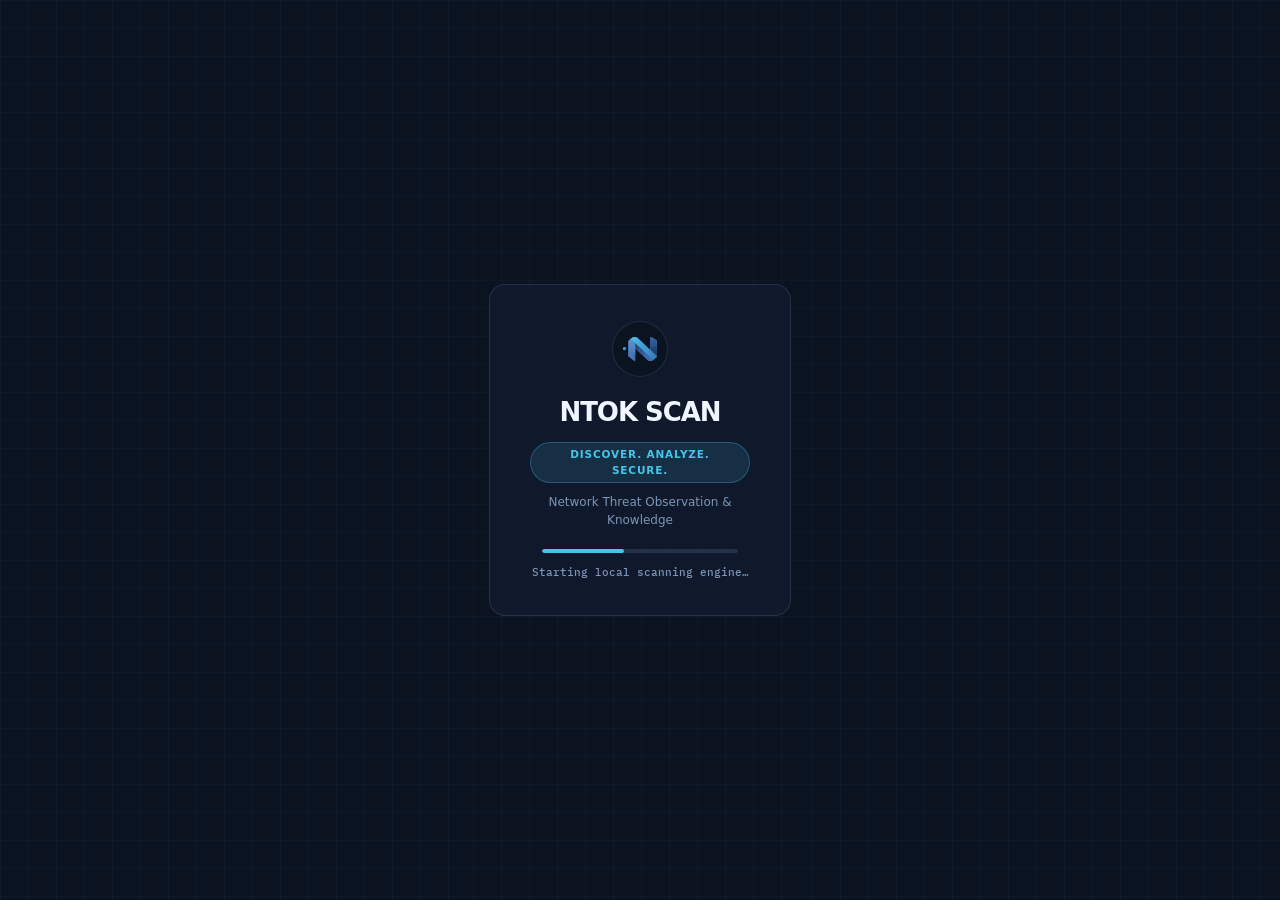
<file: crates/ntok-desktop/frontend/index.html>
<!DOCTYPE html>
<html lang="en">
<head>
  <meta charset="utf-8">
  <meta name="viewport" content="width=device-width, initial-scale=1">
  <title>NTOK SCAN — Discover. Analyze. Secure.</title>
  <style>
    :root {
      color-scheme: dark;
      --obs: #0B1220;
      --obs-elev: #111C30;
      --obs-line: rgba(148, 179, 219, .16);
      --obs-fg: #F0F6FF;
      --obs-muted: #7E95B6;
      --sky: #45C4EC;
      --err: #F28482;
      --err-bg: #2B1315;
      --err-line: #522427;
    }
    @font-face {
      font-family: "Inter";
      src: url("fonts/inter-var.woff2") format("woff2") tech("variations");
      font-weight: 100 900;
      font-style: normal;
      font-display: swap;
    }
    @font-face {
      font-family: "Work Sans";
      src: url("fonts/work-sans-var.woff2") format("woff2") tech("variations");
      font-weight: 100 900;
      font-style: normal;
      font-display: swap;
    }
    @font-face {
      font-family: "IBM Plex Mono";
      src: url("fonts/ibm-plex-mono-500.woff2") format("woff2");
      font-weight: 500;
      font-style: normal;
      font-display: swap;
    }
    *, *::before, *::after { box-sizing: border-box; }
    html, body {
      height: 100%;
      margin: 0;
      background-color: var(--obs);
      background-image:
        linear-gradient(rgba(69, 196, 236, .045) 1px, transparent 1px),
        linear-gradient(90deg, rgba(69, 196, 236, .045) 1px, transparent 1px);
      background-size: 28px 28px;
      color: var(--obs-fg);
      font: 400 13px/1.5 "Work Sans", -apple-system, BlinkMacSystemFont, "Segoe UI", system-ui, sans-serif;
      display: grid;
      place-items: center;
      user-select: none;
    }
    .splash {
      text-align: center;
      padding: 36px 40px;
      border-radius: 16px;
      background: rgba(17, 28, 48, .72);
      border: 1px solid var(--obs-line);
      max-width: 420px;
      width: calc(100% - 32px);
    }
    .mark {
      width: 56px;
      height: 56px;
      margin: 0 auto 16px;
      border-radius: 999px;
      background: var(--obs);
      border: 1px solid var(--obs-line);
      display: grid;
      place-items: center;
      padding: 10px;
    }
    .mark svg { width: 100%; height: auto; display: block; }
    .title {
      font-family: "Inter", -apple-system, BlinkMacSystemFont, "Segoe UI", system-ui, sans-serif;
      font-size: 26px;
      font-weight: 800;
      letter-spacing: -0.04em;
      margin: 0;
    }
    .sub {
      display: inline-block;
      margin-top: 10px;
      padding: 4px 12px;
      border-radius: 999px;
      background: rgba(69, 196, 236, .13);
      border: 1px solid rgba(69, 196, 236, .3);
      color: var(--sky);
      font-size: 10.5px;
      font-weight: 600;
      letter-spacing: .08em;
      text-transform: uppercase;
    }
    .exp { color: var(--obs-muted); font-size: 12px; margin-top: 10px; }
    .bar {
      width: 196px;
      height: 4px;
      border-radius: 999px;
      margin: 20px auto 12px;
      background: rgba(148, 179, 219, .15);
      overflow: hidden;
    }
    .bar i {
      display: block;
      height: 100%;
      width: 42%;
      border-radius: 999px;
      background: var(--sky);
      animation: slide 1.15s cubic-bezier(0.22, 1, 0.36, 1) infinite alternate;
    }
    .status {
      font: 500 11px "IBM Plex Mono", ui-monospace, "Cascadia Mono", SFMono-Regular, Menlo, monospace;
      color: var(--obs-muted);
    }
    .err-box {
      display: none;
      margin-top: 16px;
      padding: 12px 14px;
      border-radius: 12px;
      background: var(--err-bg);
      border: 1px solid var(--err-line);
      color: var(--err);
      font: 500 11.5px/1.5 "IBM Plex Mono", ui-monospace, "Cascadia Mono", SFMono-Regular, Menlo, monospace;
      text-align: left;
      user-select: text;
      word-break: break-word;
    }
    @keyframes slide {
      from { transform: translateX(-12%); }
      to { transform: translateX(150%); }
    }
    @media (prefers-reduced-motion: reduce) {
      .bar i { animation: none; width: 100%; opacity: .65; }
    }
  </style>
</head>
<body>
  <div class="splash" role="status" aria-live="polite">
    <div class="mark" aria-hidden="true">
      <svg xmlns="http://www.w3.org/2000/svg" viewBox="0 0 209 150">
        <defs>
          <linearGradient id="g0" gradientUnits="userSpaceOnUse" x1="20" y1="68" x2="0" y2="67"><stop offset="0" stop-color="#376AB3"/><stop offset="1" stop-color="#45C4EC"/></linearGradient>
          <linearGradient id="g1" gradientUnits="userSpaceOnUse" x1="75" y1="91" x2="47" y2="11"><stop offset="0" stop-color="#4C7CBE"/><stop offset="1" stop-color="#5F95CF"/></linearGradient>
          <linearGradient id="g2" gradientUnits="userSpaceOnUse" x1="73" y1="149" x2="33" y2="92"><stop offset="0" stop-color="#3F6AB2"/><stop offset="1" stop-color="#4C7CBE"/></linearGradient>
          <linearGradient id="g3" gradientUnits="userSpaceOnUse" x1="125" y1="39" x2="48" y2="10"><stop offset="0" stop-color="#409FD5"/><stop offset="1" stop-color="#45C6ED"/></linearGradient>
          <linearGradient id="g4" gradientUnits="userSpaceOnUse" x1="187" y1="98" x2="121" y2="80"><stop offset="0" stop-color="#3B80C1"/><stop offset="1" stop-color="#40A1D6"/></linearGradient>
          <linearGradient id="g5" gradientUnits="userSpaceOnUse" x1="91" y1="52" x2="134" y2="124"><stop offset="0" stop-color="#2A497B"/><stop offset="1" stop-color="#3A63AA"/></linearGradient>
          <linearGradient id="g6" gradientUnits="userSpaceOnUse" x1="130" y1="89" x2="185" y2="142"><stop offset="0" stop-color="#3C67AF"/><stop offset="1" stop-color="#3E69B3"/></linearGradient>
          <linearGradient id="g7" gradientUnits="userSpaceOnUse" x1="76" y1="38" x2="101" y2="94"><stop offset="0" stop-color="#25406B"/><stop offset="1" stop-color="#2E4F86"/></linearGradient>
          <linearGradient id="g8" gradientUnits="userSpaceOnUse" x1="168" y1="51" x2="168" y2="3"><stop offset="0" stop-color="#295087"/><stop offset="1" stop-color="#3566AC"/></linearGradient>
          <linearGradient id="g9" gradientUnits="userSpaceOnUse" x1="208" y1="117" x2="208" y2="50"><stop offset="0" stop-color="#193153"/><stop offset="1" stop-color="#295087"/></linearGradient>
          <linearGradient id="g10" gradientUnits="userSpaceOnUse" x1="207" y1="123" x2="187" y2="140"><stop offset="0" stop-color="#3976BB"/><stop offset="1" stop-color="#3B80C1"/></linearGradient>
        </defs>
        <polygon points="34,23 33,118 70,148 75,147 76,71 160,149 177,148 207,123 208,26 206,20 177,1 171,0 168,3 167,78 84,0 63,0 47,10" fill="#4682B4"/>
        <polygon points="6,61 0,67 0,75 6,81 13,81 18,78 20,68 17,63" fill="url(#g0)"/>
        <polygon points="47,11 33,26 33,91 75,91 75,37" fill="url(#g1)"/>
        <polygon points="33,92 33,118 73,149 75,92" fill="url(#g2)"/>
        <polygon points="48,10 62,1 84,1 125,39 125,81" fill="url(#g3)"/>
        <polygon points="124,40 187,98 186,141 121,80 126,81" fill="url(#g4)"/>
        <polygon points="91,52 102,64 102,95 134,124 134,94" fill="url(#g5)"/>
        <polygon points="130,89 135,94 134,123 159,148 176,148 185,142" fill="url(#g6)"/>
        <polygon points="76,38 76,70 101,94 101,64" fill="url(#g7)"/>
        <polygon points="169,6 185,7 206,21 207,51 168,51 168,3" fill="url(#g8)"/>
        <polygon points="168,52 168,78 208,117 208,50" fill="url(#g9)"/>
        <polygon points="188,99 187,140 207,123 207,117" fill="url(#g10)"/>
      </svg>
    </div>
    <h1 class="title">NTOK SCAN</h1>
    <div class="sub">Discover. Analyze. Secure.</div>
    <div class="exp">Network Threat Observation &amp; Knowledge</div>
    <div class="bar" id="boot-bar"><i></i></div>
    <div class="status" id="boot-status">Starting local scanning engine…</div>
    <div class="err-box" id="boot-error" role="alert"></div>
  </div>
  <script>
    window.__ntokBootError = function (msg) {
      var bar = document.getElementById("boot-bar");
      var st = document.getElementById("boot-status");
      var box = document.getElementById("boot-error");
      if (bar) bar.style.display = "none";
      if (st) st.textContent = "Engine failed to start";
      if (box) { box.textContent = msg; box.style.display = "block"; }
    };
  </script>
</body>
</html>
</file>
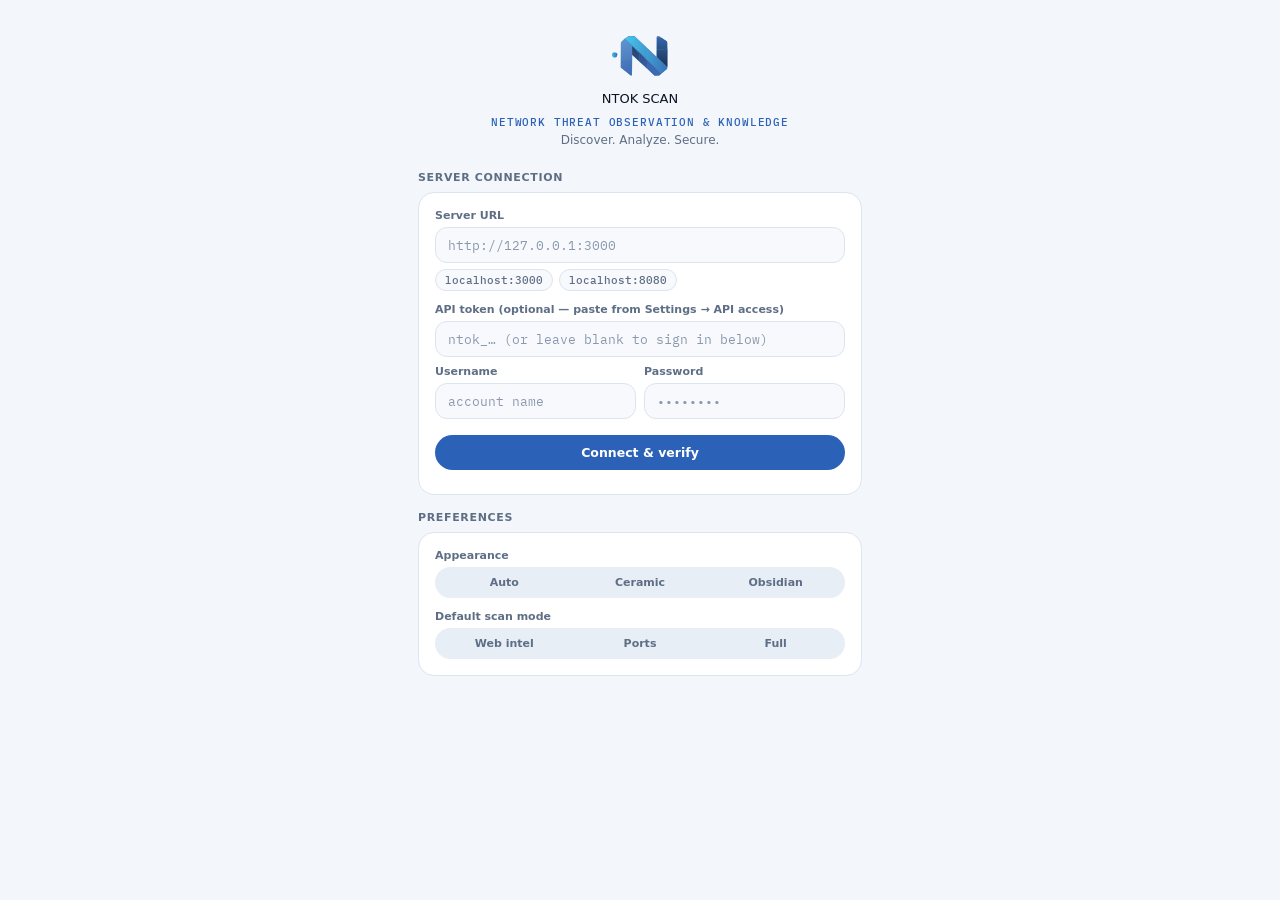
<file: crates/ntok-extension/options.html>
<!DOCTYPE html>
<html lang="en">
<head>
  <meta charset="utf-8">
  <title>NTOK SCAN — Extension Settings</title>
  <link rel="stylesheet" href="theme.css">
  <style>
    .shell { max-width: 480px; margin: 36px auto 56px; padding: 0 18px; }
    .brand { text-align: center; margin-bottom: 22px; }
    .brand svg { height: 40px; width: auto; display: inline-block; margin-bottom: 8px; }
    .brand h1 { font: 400 28px/1.1 var(--serif); margin: 0; color: var(--ink); }
    .brand .exp { font: 500 10.5px var(--mono); letter-spacing: .08em; text-transform: uppercase; color: var(--accent); margin-top: 6px; }
    .brand .sub { font-size: 12px; color: var(--muted); margin-top: 3px; }
    .sec { margin-top: 16px; }
    .sec-t { font: 600 11px var(--sans); letter-spacing: .06em; text-transform: uppercase; color: var(--muted); margin: 0 0 8px; }
    .row { display: flex; gap: 8px; align-items: center; }
    .presets { display: flex; gap: 6px; margin-top: 6px; flex-wrap: wrap; }
    .preset {
      appearance: none; border: 1px solid var(--line); background: var(--field);
      color: var(--muted); border-radius: 999px; padding: 3px 9px;
      font: 500 10.5px var(--mono); cursor: pointer;
    }
    .preset:hover { border-color: var(--accent); color: var(--accent); }
    .connected-bar { display: flex; align-items: center; justify-content: space-between; gap: 10px; flex-wrap: wrap; }
  </style>
</head>
<body>
  <div class="accent-bar"></div>
  <div class="shell">
    <div class="brand">
      <svg xmlns="http://www.w3.org/2000/svg" viewBox="0 0 209 150" aria-hidden="true">
        <defs>
          <linearGradient id="g0" gradientUnits="userSpaceOnUse" x1="20" y1="68" x2="0" y2="67"><stop offset="0" stop-color="#376AB3"/><stop offset="1" stop-color="#45C4EC"/></linearGradient>
          <linearGradient id="g1" gradientUnits="userSpaceOnUse" x1="75" y1="91" x2="47" y2="11"><stop offset="0" stop-color="#4C7CBE"/><stop offset="1" stop-color="#5F95CF"/></linearGradient>
          <linearGradient id="g2" gradientUnits="userSpaceOnUse" x1="73" y1="149" x2="33" y2="92"><stop offset="0" stop-color="#3F6AB2"/><stop offset="1" stop-color="#4C7CBE"/></linearGradient>
          <linearGradient id="g3" gradientUnits="userSpaceOnUse" x1="125" y1="39" x2="48" y2="10"><stop offset="0" stop-color="#409FD5"/><stop offset="1" stop-color="#45C6ED"/></linearGradient>
          <linearGradient id="g4" gradientUnits="userSpaceOnUse" x1="187" y1="98" x2="121" y2="80"><stop offset="0" stop-color="#3B80C1"/><stop offset="1" stop-color="#40A1D6"/></linearGradient>
          <linearGradient id="g5" gradientUnits="userSpaceOnUse" x1="91" y1="52" x2="134" y2="124"><stop offset="0" stop-color="#2A497B"/><stop offset="1" stop-color="#3A63AA"/></linearGradient>
          <linearGradient id="g6" gradientUnits="userSpaceOnUse" x1="130" y1="89" x2="185" y2="142"><stop offset="0" stop-color="#3C67AF"/><stop offset="1" stop-color="#3E69B3"/></linearGradient>
          <linearGradient id="g7" gradientUnits="userSpaceOnUse" x1="76" y1="38" x2="101" y2="94"><stop offset="0" stop-color="#25406B"/><stop offset="1" stop-color="#2E4F86"/></linearGradient>
          <linearGradient id="g8" gradientUnits="userSpaceOnUse" x1="168" y1="51" x2="168" y2="3"><stop offset="0" stop-color="#295087"/><stop offset="1" stop-color="#3566AC"/></linearGradient>
          <linearGradient id="g9" gradientUnits="userSpaceOnUse" x1="208" y1="117" x2="208" y2="50"><stop offset="0" stop-color="#193153"/><stop offset="1" stop-color="#295087"/></linearGradient>
          <linearGradient id="g10" gradientUnits="userSpaceOnUse" x1="207" y1="123" x2="187" y2="140"><stop offset="0" stop-color="#3976BB"/><stop offset="1" stop-color="#3B80C1"/></linearGradient>
        </defs>
        <polygon points="34,23 33,118 70,148 75,147 76,71 160,149 177,148 207,123 208,26 206,20 177,1 171,0 168,3 167,78 84,0 63,0 47,10" fill="#4682B4"/>
        <polygon points="6,61 0,67 0,75 6,81 13,81 18,78 20,68 17,63" fill="url(#g0)"/>
        <polygon points="47,11 33,26 33,91 75,91 75,37" fill="url(#g1)"/>
        <polygon points="33,92 33,118 73,149 75,92" fill="url(#g2)"/>
        <polygon points="48,10 62,1 84,1 125,39 125,81" fill="url(#g3)"/>
        <polygon points="124,40 187,98 186,141 121,80 126,81" fill="url(#g4)"/>
        <polygon points="91,52 102,64 102,95 134,124 134,94" fill="url(#g5)"/>
        <polygon points="130,89 135,94 134,123 159,148 176,148 185,142" fill="url(#g6)"/>
        <polygon points="76,38 76,70 101,94 101,64" fill="url(#g7)"/>
        <polygon points="169,6 185,7 206,21 207,51 168,51 168,3" fill="url(#g8)"/>
        <polygon points="168,52 168,78 208,117 208,50" fill="url(#g9)"/>
        <polygon points="188,99 187,140 207,123 207,117" fill="url(#g10)"/>
      </svg>
      <h1>NTOK SCAN</h1>
      <div class="exp">Network Threat Observation &amp; Knowledge</div>
      <div class="sub">Discover. Analyze. Secure.</div>
    </div>

    <div id="connected" class="card sec" hidden>
      <div class="connected-bar">
        <div>
          <span class="pill ok">Connected</span>
          <span class="mono" style="margin-left:8px;font-weight:600" id="who"></span>
        </div>
        <div class="row">
          <a id="console" class="btn sm ghost" href="#" target="_blank" rel="noopener">Open console</a>
          <button class="btn sm danger" id="disconnect" type="button">Disconnect</button>
        </div>
      </div>
    </div>

    <div class="sec">
      <p class="sec-t">Server connection</p>
      <form id="connect" class="card">
        <label class="lbl" for="server">Server URL</label>
        <input class="txt" id="server" placeholder="http://127.0.0.1:3000" required>
        <div class="presets">
          <button type="button" class="preset" data-url="http://127.0.0.1:3000">localhost:3000</button>
          <button type="button" class="preset" data-url="http://127.0.0.1:8080">localhost:8080</button>
        </div>

        <label class="lbl" for="token">API token (optional — paste from Settings &rarr; API access)</label>
        <input class="txt" id="token" type="password" placeholder="ntok_… (or leave blank to sign in below)">

        <div class="row" style="margin-top:8px">
          <div style="flex:1">
            <label class="lbl" for="name">Username</label>
            <input class="txt" id="name" autocomplete="username" placeholder="account name">
          </div>
          <div style="flex:1">
            <label class="lbl" for="password">Password</label>
            <input class="txt" id="password" type="password" autocomplete="current-password" placeholder="••••••••">
          </div>
        </div>

        <button class="btn" type="submit" style="margin-top:16px">Connect &amp; verify</button>
        <div id="status" class="msg"></div>
      </form>
    </div>

    <div class="sec">
      <p class="sec-t">Preferences</p>
      <div class="card">
        <label class="lbl">Appearance</label>
        <div class="seg" id="theme-seg">
          <label><input type="radio" name="theme" value="auto"><span>Auto</span></label>
          <label><input type="radio" name="theme" value="paper"><span>Ceramic</span></label>
          <label><input type="radio" name="theme" value="night"><span>Obsidian</span></label>
        </div>

        <label class="lbl">Default scan mode</label>
        <div class="seg" id="mode-seg">
          <label><input type="radio" name="defaultMode" value="web"><span>Web intel</span></label>
          <label><input type="radio" name="defaultMode" value="net"><span>Ports</span></label>
          <label><input type="radio" name="defaultMode" value="full"><span>Full</span></label>
        </div>
      </div>
    </div>
  </div>
  <script src="api.js"></script>
  <script src="options.js"></script>
</body>
</html>
</file>
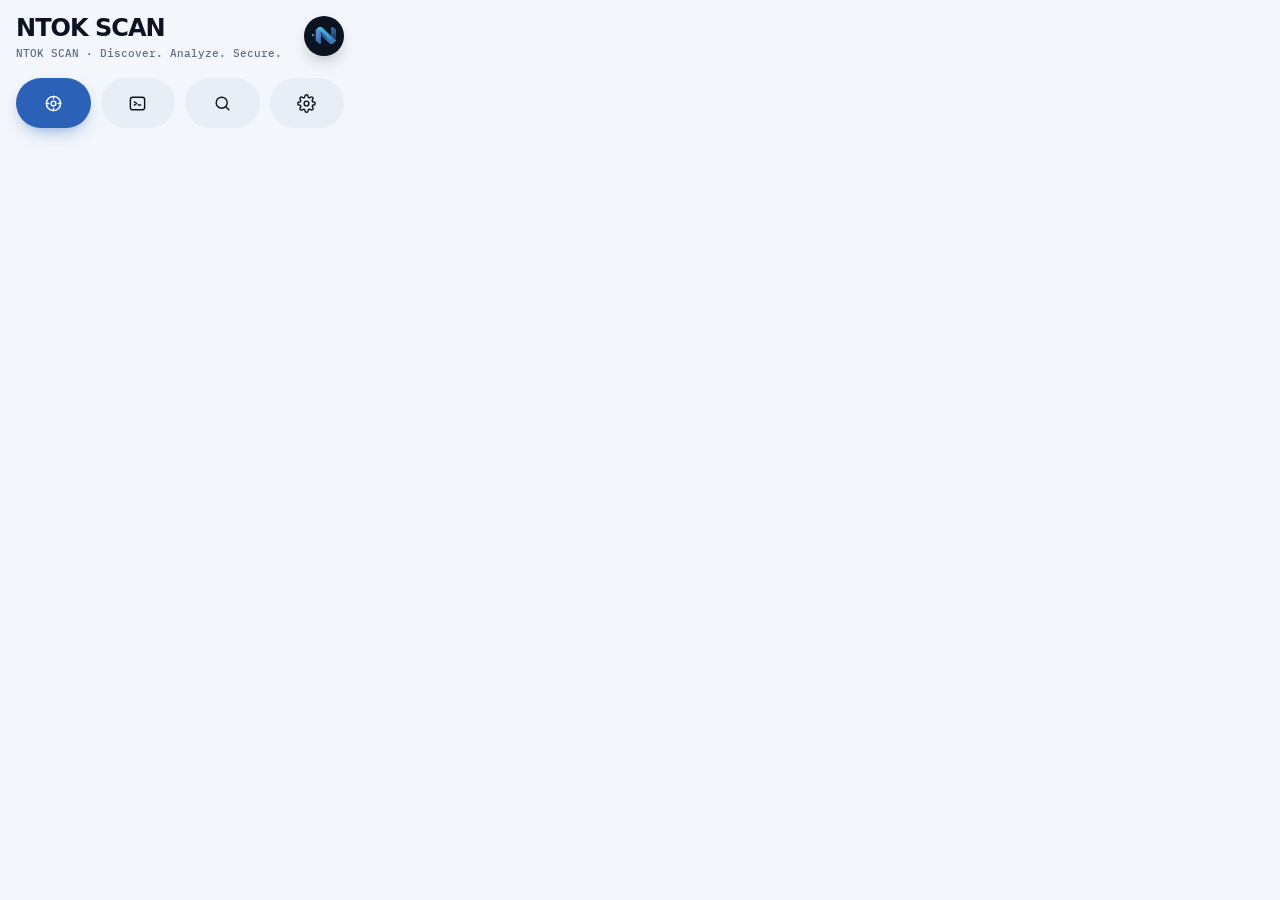
<file: crates/ntok-extension/popup.html>
<!DOCTYPE html>
<html lang="en">
<head>
  <meta charset="utf-8">
  <title>NTOK SCAN</title>
  <link rel="stylesheet" href="theme.css">
  <style>
    body { width: 360px; padding: 16px; }
    .hero-top {
      display: flex; align-items: flex-start; justify-content: space-between; gap: 12px;
      margin-bottom: 14px;
    }
    .hero-title {
      font: 700 24px/1.05 var(--display);
      letter-spacing: -0.04em;
      color: var(--ink);
      margin: 0;
      overflow-wrap: anywhere;
    }
    .hero-sub {
      font: 500 11px var(--mono);
      color: var(--muted);
      margin-top: 5px;
    }
    .avatar-mark {
      width: 40px; height: 40px; border-radius: var(--r-pill);
      background: var(--obs); display: grid; place-items: center;
      padding: 8px; flex: none;
      box-shadow: 0 8px 20px -10px rgba(7, 14, 28, .65);
    }
    .avatar-mark svg { width: 100%; height: auto; display: block; }

    /* Obsidian Telemetry Card (Pilo dark map widget) */
    .obs-map {
      position: relative;
      background-color: var(--obs);
      background-image:
        linear-gradient(rgba(69, 196, 236, .06) 1px, transparent 1px),
        linear-gradient(90deg, rgba(69, 196, 236, .06) 1px, transparent 1px);
      background-size: 22px 22px;
      border: 1px solid var(--obs-line);
      border-radius: var(--r-lg);
      padding: 15px;
      color: var(--obs-fg);
      margin-bottom: 12px;
      box-shadow: 0 14px 32px -18px rgba(7, 14, 28, .75);
    }
    .obs-top {
      display: flex; align-items: center; justify-content: space-between; gap: 8px;
      margin-bottom: 10px;
    }
    .obs-status {
      display: inline-flex; align-items: center; gap: 6px;
      font: 600 10.5px var(--mono); color: var(--obs-fg);
    }
    .obs-foot {
      display: flex; align-items: center; justify-content: space-between; gap: 8px;
      margin-top: 12px;
    }
    .white-pill {
      appearance: none; border: 0; border-radius: var(--r-pill);
      padding: 7px 14px; background: #FFFFFF; color: #0B1220;
      font: 700 11.5px var(--sans); cursor: pointer;
      transition: transform .14s var(--ease), background .14s var(--ease);
    }
    .white-pill:hover { background: #EBF4FF; transform: translateY(-1px); }

    /* Full-width Blue Pill CTA with trailing circular arrow (Pilo "Book a ride") */
    .cta-pill {
      appearance: none; width: 100%; border: 0; border-radius: var(--r-pill);
      padding: 8px 8px 8px 18px; background: var(--cta-grad); color: #FFFFFF;
      display: flex; align-items: center; justify-content: space-between; gap: 10px;
      cursor: pointer; text-align: left;
      box-shadow: 0 12px 24px -12px rgba(37, 86, 166, .70);
      transition: transform .18s var(--ease), filter .16s var(--ease);
    }
    .cta-pill:hover:not(:disabled) { transform: translateY(-1px); filter: brightness(1.04); }
    .cta-pill:active:not(:disabled) { transform: scale(0.98); }
    .cta-pill:disabled { opacity: .5; cursor: default; }
    .cta-t { font: 700 14.5px var(--display); letter-spacing: -0.02em; display: block; color: #FFFFFF; }
    .cta-s { font: 400 11px var(--sans); color: rgba(255, 255, 255, .82); display: block; margin-top: 1px; }
    .cta-arr {
      width: 38px; height: 38px; border-radius: var(--r-pill);
      background: var(--obs); color: #FFFFFF; display: grid; place-items: center;
      font: 600 16px/1 var(--sans); flex: none;
    }

    /* 2-tile Pilo Bento Row */
    .bento-2 { display: grid; grid-template-columns: 1fr 1fr; gap: 10px; margin-top: 12px; }
    .tile-soft {
      background: var(--ceramic); border-radius: var(--r-lg); padding: 14px 16px;
    }
    .tile-soft .v { font: 700 24px/1 var(--display); letter-spacing: -0.04em; color: var(--ink); }
    .tile-soft .k { font: 500 11px var(--sans); color: var(--muted); margin-top: 5px; }
    .tile-dark {
      background: var(--obs); border: 1px solid var(--obs-line);
      border-radius: var(--r-lg); padding: 14px 16px;
    }
    .tile-dark .v { font: 700 24px/1 var(--display); letter-spacing: -0.04em; color: var(--accent-sky); }
    .tile-dark .k { font: 500 11px var(--obs-muted); margin-top: 5px; }

    /* Circular 4-Button Bottom Dock (Pilo bottom circles) */
    .dock {
      display: grid; grid-template-columns: repeat(4, 1fr); gap: 10px;
      margin-top: 14px; padding-top: 4px;
    }
    .dock-btn {
      appearance: none; border: 0; height: 50px; border-radius: var(--r-pill);
      background: var(--ceramic); color: var(--ink);
      display: grid; place-items: center; cursor: pointer;
      transition: background .16s var(--ease), transform .14s var(--ease), color .16s var(--ease);
    }
    .dock-btn:hover { background: var(--ceramic-hov); transform: translateY(-1px); }
    .dock-btn.active { background: var(--accent); color: #FFFFFF; box-shadow: 0 8px 18px -8px rgba(43, 98, 184, .65); }
    .dock-btn svg { width: 19px; height: 19px; stroke: currentColor; fill: none; stroke-width: 1.8; stroke-linecap: round; stroke-linejoin: round; }
  </style>
</head>
<body>
  <div class="hero-top">
    <div>
      <h1 class="hero-title" id="host-heading">NTOK SCAN</h1>
      <div class="hero-sub">NTOK SCAN · Discover. Analyze. Secure.</div>
    </div>
    <div class="avatar-mark" title="Network Threat Observation &amp; Knowledge">
      <svg xmlns="http://www.w3.org/2000/svg" viewBox="0 0 209 150" aria-hidden="true">
        <defs>
          <linearGradient id="g0" gradientUnits="userSpaceOnUse" x1="20" y1="68" x2="0" y2="67"><stop offset="0" stop-color="#376AB3"/><stop offset="1" stop-color="#45C4EC"/></linearGradient>
          <linearGradient id="g1" gradientUnits="userSpaceOnUse" x1="75" y1="91" x2="47" y2="11"><stop offset="0" stop-color="#4C7CBE"/><stop offset="1" stop-color="#5F95CF"/></linearGradient>
          <linearGradient id="g2" gradientUnits="userSpaceOnUse" x1="73" y1="149" x2="33" y2="92"><stop offset="0" stop-color="#3F6AB2"/><stop offset="1" stop-color="#4C7CBE"/></linearGradient>
          <linearGradient id="g3" gradientUnits="userSpaceOnUse" x1="125" y1="39" x2="48" y2="10"><stop offset="0" stop-color="#409FD5"/><stop offset="1" stop-color="#45C6ED"/></linearGradient>
          <linearGradient id="g4" gradientUnits="userSpaceOnUse" x1="187" y1="98" x2="121" y2="80"><stop offset="0" stop-color="#3B80C1"/><stop offset="1" stop-color="#40A1D6"/></linearGradient>
          <linearGradient id="g5" gradientUnits="userSpaceOnUse" x1="91" y1="52" x2="134" y2="124"><stop offset="0" stop-color="#2A497B"/><stop offset="1" stop-color="#3A63AA"/></linearGradient>
          <linearGradient id="g6" gradientUnits="userSpaceOnUse" x1="130" y1="89" x2="185" y2="142"><stop offset="0" stop-color="#3C67AF"/><stop offset="1" stop-color="#3E69B3"/></linearGradient>
          <linearGradient id="g7" gradientUnits="userSpaceOnUse" x1="76" y1="38" x2="101" y2="94"><stop offset="0" stop-color="#25406B"/><stop offset="1" stop-color="#2E4F86"/></linearGradient>
          <linearGradient id="g8" gradientUnits="userSpaceOnUse" x1="168" y1="51" x2="168" y2="3"><stop offset="0" stop-color="#295087"/><stop offset="1" stop-color="#3566AC"/></linearGradient>
          <linearGradient id="g9" gradientUnits="userSpaceOnUse" x1="208" y1="117" x2="208" y2="50"><stop offset="0" stop-color="#193153"/><stop offset="1" stop-color="#295087"/></linearGradient>
          <linearGradient id="g10" gradientUnits="userSpaceOnUse" x1="207" y1="123" x2="187" y2="140"><stop offset="0" stop-color="#3976BB"/><stop offset="1" stop-color="#3B80C1"/></linearGradient>
        </defs>
        <polygon points="34,23 33,118 70,148 75,147 76,71 160,149 177,148 207,123 208,26 206,20 177,1 171,0 168,3 167,78 84,0 63,0 47,10" fill="#4682B4"/>
        <polygon points="6,61 0,67 0,75 6,81 13,81 18,78 20,68 17,63" fill="url(#g0)"/>
        <polygon points="47,11 33,26 33,91 75,91 75,37" fill="url(#g1)"/>
        <polygon points="33,92 33,118 73,149 75,92" fill="url(#g2)"/>
        <polygon points="48,10 62,1 84,1 125,39 125,81" fill="url(#g3)"/>
        <polygon points="124,40 187,98 186,141 121,80 126,81" fill="url(#g4)"/>
        <polygon points="91,52 102,64 102,95 134,124 134,94" fill="url(#g5)"/>
        <polygon points="130,89 135,94 134,123 159,148 176,148 185,142" fill="url(#g6)"/>
        <polygon points="76,38 76,70 101,94 101,64" fill="url(#g7)"/>
        <polygon points="169,6 185,7 206,21 207,51 168,51 168,3" fill="url(#g8)"/>
        <polygon points="168,52 168,78 208,117 208,50" fill="url(#g9)"/>
        <polygon points="188,99 187,140 207,123 207,117" fill="url(#g10)"/>
      </svg>
    </div>
  </div>

  <div id="main"></div>

  <nav class="dock" aria-label="Quick navigation">
    <button type="button" class="dock-btn active" id="dock-home" title="Quick Scan">
      <svg viewBox="0 0 24 24"><circle cx="12" cy="12" r="9"/><circle cx="12" cy="12" r="3"/><path d="M12 3v3M12 18v3M3 12h3M18 12h3"/></svg>
    </button>
    <button type="button" class="dock-btn" id="open-console" title="Open Web Console">
      <svg viewBox="0 0 24 24"><rect x="3" y="4" width="18" height="16" rx="3"/><path d="M8 10l3 2-3 2M13 14h3"/></svg>
    </button>
    <button type="button" class="dock-btn" id="open-index" title="Search Knowledge Index">
      <svg viewBox="0 0 24 24"><circle cx="11" cy="11" r="7"/><path d="M20 20l-3.5-3.5"/></svg>
    </button>
    <button type="button" class="dock-btn" id="open-options" title="Extension Settings">
      <svg viewBox="0 0 24 24"><circle cx="12" cy="12" r="3"/><path d="M19.4 15a1.65 1.65 0 0 0 .33 1.82l.06.06a2 2 0 1 1-2.83 2.83l-.06-.06a1.65 1.65 0 0 0-1.82-.33 1.65 1.65 0 0 0-1 1.51V21a2 2 0 1 1-4 0v-.09a1.65 1.65 0 0 0-1-1.51 1.65 1.65 0 0 0-1.82.33l-.06.06a2 2 0 1 1-2.83-2.83l.06-.06a1.65 1.65 0 0 0 .33-1.82 1.65 1.65 0 0 0-1.51-1H3a2 2 0 1 1 0-4h.09a1.65 1.65 0 0 0 1.51-1 1.65 1.65 0 0 0-.33-1.82l-.06-.06a2 2 0 1 1 2.83-2.83l.06.06a1.65 1.65 0 0 0 1.82.33h.08a1.65 1.65 0 0 0 1-1.51V3a2 2 0 1 1 4 0v.09a1.65 1.65 0 0 0 1 1.51 1.65 1.65 0 0 0 1.82-.33l.06-.06a2 2 0 1 1 2.83 2.83l-.06.06a1.65 1.65 0 0 0-.33 1.82v.08a1.65 1.65 0 0 0 1.51 1H21a2 2 0 1 1 0 4h-.09a1.65 1.65 0 0 0-1.51 1z"/></svg>
    </button>
  </nav>

  <script src="api.js"></script>
  <script src="popup.js"></script>
</body>
</html>
</file>
<file: crates/ntok-extension/theme.css>
/* NTOK SCAN Browser Extension — DESIGN.md v10 Blue Ceramic + Obsidian Bento (restraint) */

/* Bundled OFL fonts (fonts/ in this directory) — no remote fetch. */
@font-face {
  font-family: "Inter";
  src: url("fonts/inter-var.woff2") format("woff2") tech("variations");
  font-weight: 100 900;
  font-style: normal;
  font-display: swap;
}
@font-face {
  font-family: "Work Sans";
  src: url("fonts/work-sans-var.woff2") format("woff2") tech("variations");
  font-weight: 100 900;
  font-style: normal;
  font-display: swap;
}
@font-face {
  font-family: "IBM Plex Mono";
  src: url("fonts/ibm-plex-mono-400.woff2") format("woff2");
  font-weight: 400;
  font-style: normal;
  font-display: swap;
}
@font-face {
  font-family: "IBM Plex Mono";
  src: url("fonts/ibm-plex-mono-500.woff2") format("woff2");
  font-weight: 500;
  font-style: normal;
  font-display: swap;
}
@font-face {
  font-family: "IBM Plex Mono";
  src: url("fonts/ibm-plex-mono-600.woff2") format("woff2");
  font-weight: 600;
  font-style: normal;
  font-display: swap;
}

:root {
  color-scheme: light;
  --bg:           #F3F6FA;
  --surface:      #FFFFFF;
  --ceramic:      #E8EEF6;
  --ceramic-hov:  #DCE5F2;
  --field:        #F7F9FC;
  --line:         #DCE4F0;
  --line-soft:    #E8EEF6;
  --ink:          #0C1424;
  --fg:           #1E293B;
  --muted:        #5E6E85;
  --faint:        #8B99AE;
  --obs:          #0B1220;
  --obs-line:     rgba(148, 179, 219, .16);
  --obs-fg:       #DCE8F8;
  --obs-muted:    #7E95B6;
  --accent:       #2B62B8;
  --accent-deep:  #1B417C;
  --accent-sky:   #45C4EC;
  --accent-soft:  #E4EFFB;
  --on-accent:    #FFFFFF;
  --ok:           #1F8A5B; --ok-bg:   #E4F6EE; --ok-line:   #B9E6D2;
  --warn:         #9A6E10; --warn-bg: #FCF1D6; --warn-line: #EED8A1;
  --err:          #B93838; --err-bg:  #FDEAEA; --err-line:  #F5C2C2;
  --display:      "Inter", -apple-system, BlinkMacSystemFont, "Segoe UI", "Helvetica Neue", system-ui, sans-serif;
  --sans:         "Work Sans", -apple-system, BlinkMacSystemFont, "Segoe UI", "Helvetica Neue", system-ui, sans-serif;
  --mono:         ui-monospace, "IBM Plex Mono", "Cascadia Mono", SFMono-Regular, Menlo, monospace;
  --r-md:         12px;
  --r-lg:         16px;
  --r-pill:       999px;
  --ease:         cubic-bezier(0.22, 1, 0.36, 1);
}

@media (prefers-color-scheme: dark) {
  :root:not([data-theme="paper"]) {
    color-scheme: dark;
    --bg:           #060A12;
    --surface:      #0D1524;
    --ceramic:      #131F35;
    --ceramic-hov:  #1B2B47;
    --field:        #0A101C;
    --line:         #1C2B45;
    --line-soft:    #152136;
    --ink:          #F0F6FF;
    --fg:           #C8D7EC;
    --muted:        #7E95B5;
    --faint:        #4E6484;
    --obs:          #080E1A;
    --obs-line:     rgba(69, 196, 236, .18);
    --accent:       #45C4EC;
    --accent-deep:  #2A89C4;
    --accent-soft:  rgba(69, 196, 236, .14);
    --on-accent:    #04131C;
    --ok:           #4ADE9B; --ok-bg:   #0D261C; --ok-line:   #1F523D;
    --warn:         #E5BE5E; --warn-bg: #261E0A; --warn-line: #493914;
    --err:          #F28482; --err-bg:  #2B1315; --err-line:  #522427;
  }
}

[data-theme="night"] {
  color-scheme: dark;
  --bg:           #060A12;
  --surface:      #0D1524;
  --ceramic:      #131F35;
  --ceramic-hov:  #1B2B47;
  --field:        #0A101C;
  --line:         #1C2B45;
  --line-soft:    #152136;
  --ink:          #F0F6FF;
  --fg:           #C8D7EC;
  --muted:        #7E95B5;
  --faint:        #4E6484;
  --obs:          #080E1A;
  --obs-line:     rgba(69, 196, 236, .18);
  --accent:       #45C4EC;
  --accent-deep:  #2A89C4;
  --accent-soft:  rgba(69, 196, 236, .14);
  --on-accent:    #04131C;
  --ok:           #4ADE9B; --ok-bg:   #0D261C; --ok-line:   #1F523D;
  --warn:         #E5BE5E; --warn-bg: #261E0A; --warn-line: #493914;
  --err:          #F28482; --err-bg:  #2B1315; --err-line:  #522427;
}

* { box-sizing: border-box; }
body {
  margin: 0;
  background: var(--bg);
  color: var(--fg);
  font: 400 13px/1.45 var(--sans);
  -webkit-font-smoothing: antialiased;
}
a { color: var(--accent); text-decoration: none; }
a:hover { text-decoration: underline; }
:focus-visible { outline: 2px solid var(--accent); outline-offset: 2px; }

.card {
  background: var(--surface);
  border: 1px solid var(--line);
  border-radius: var(--r-lg);
  padding: 16px;
}

.lbl {
  display: block;
  font: 600 11px var(--sans);
  color: var(--muted);
  margin: 12px 0 5px;
}
.lbl:first-child { margin-top: 0; }

.txt, select.txt {
  width: 100%;
  background: var(--field);
  border: 1.5px solid var(--line);
  border-radius: var(--r-md);
  color: var(--ink);
  padding: 9px 12px;
  font: 500 12.5px var(--mono);
  transition: border-color .14s var(--ease), box-shadow .14s var(--ease);
}
.txt:focus { outline: none; border-color: var(--accent); box-shadow: 0 0 0 3px var(--accent-soft); }
.txt::placeholder { color: var(--faint); font-weight: 400; }

.btn {
  appearance: none;
  display: inline-flex;
  align-items: center;
  justify-content: center;
  gap: 6px;
  width: 100%;
  border: 0;
  border-radius: var(--r-pill);
  padding: 10px 16px;
  font: 600 12.5px var(--sans);
  cursor: pointer;
  background: var(--accent);
  color: var(--on-accent);
  transition: background .15s var(--ease), transform .1s var(--ease);
}
.btn:hover:not(:disabled) { background: var(--accent-deep); }
.btn:active:not(:disabled) { transform: scale(0.97); }
.btn:disabled { opacity: .48; cursor: default; }
.btn.ghost { background: var(--ceramic); color: var(--ink); }
.btn.ghost:hover:not(:disabled) { background: var(--ceramic-hov); color: var(--accent); }
.btn.danger { background: var(--err-bg); color: var(--err); }
.btn.sm { width: auto; padding: 6px 12px; font-size: 11.5px; }

.seg {
  display: flex;
  padding: 3px;
  gap: 3px;
  border-radius: var(--r-pill);
  background: var(--ceramic);
}
.seg label { flex: 1; position: relative; cursor: pointer; }
.seg input { position: absolute; inset: 0; opacity: 0; cursor: pointer; }
.seg span {
  display: block;
  text-align: center;
  padding: 6px 4px;
  border-radius: var(--r-pill);
  font: 600 11px var(--sans);
  color: var(--muted);
  transition: background .14s var(--ease), color .14s var(--ease);
}
.seg input:checked + span {
  background: var(--surface);
  color: var(--accent);
}

.pill {
  display: inline-flex;
  align-items: center;
  gap: 5px;
  padding: 3px 9px;
  border-radius: var(--r-pill);
  background: var(--ceramic);
  font: 600 10.5px var(--mono);
  color: var(--muted);
}
.pill.ok   { color: var(--ok); background: var(--ok-bg); }
.pill.warn { color: var(--warn); background: var(--warn-bg); }
.pill.err  { color: var(--err); background: var(--err-bg); }
.pill.sky  { color: #04151F; background: var(--accent-sky); font-weight: 700; }

.dot { width: 7px; height: 7px; border-radius: 50%; background: var(--faint); flex: none; }
.dot.ok { background: var(--accent-sky); }
.dot.err { background: #EF5B5B; }
.dot.warn { background: #EAB308; }

.chips { display: flex; flex-wrap: wrap; gap: 5px; }
.chip-dark {
  padding: 3px 8px;
  border-radius: var(--r-pill);
  background: rgba(255, 255, 255, .07);
  border: 1px solid rgba(148, 179, 219, .16);
  font: 500 10.5px var(--mono);
  color: var(--obs-fg);
}

.msg { font-size: 12px; margin: 8px 0 0; }
.msg.ok { color: var(--ok); }
.msg.err { color: var(--err); }
.muted { color: var(--muted); }
.mono { font-family: var(--mono); }
</file>
